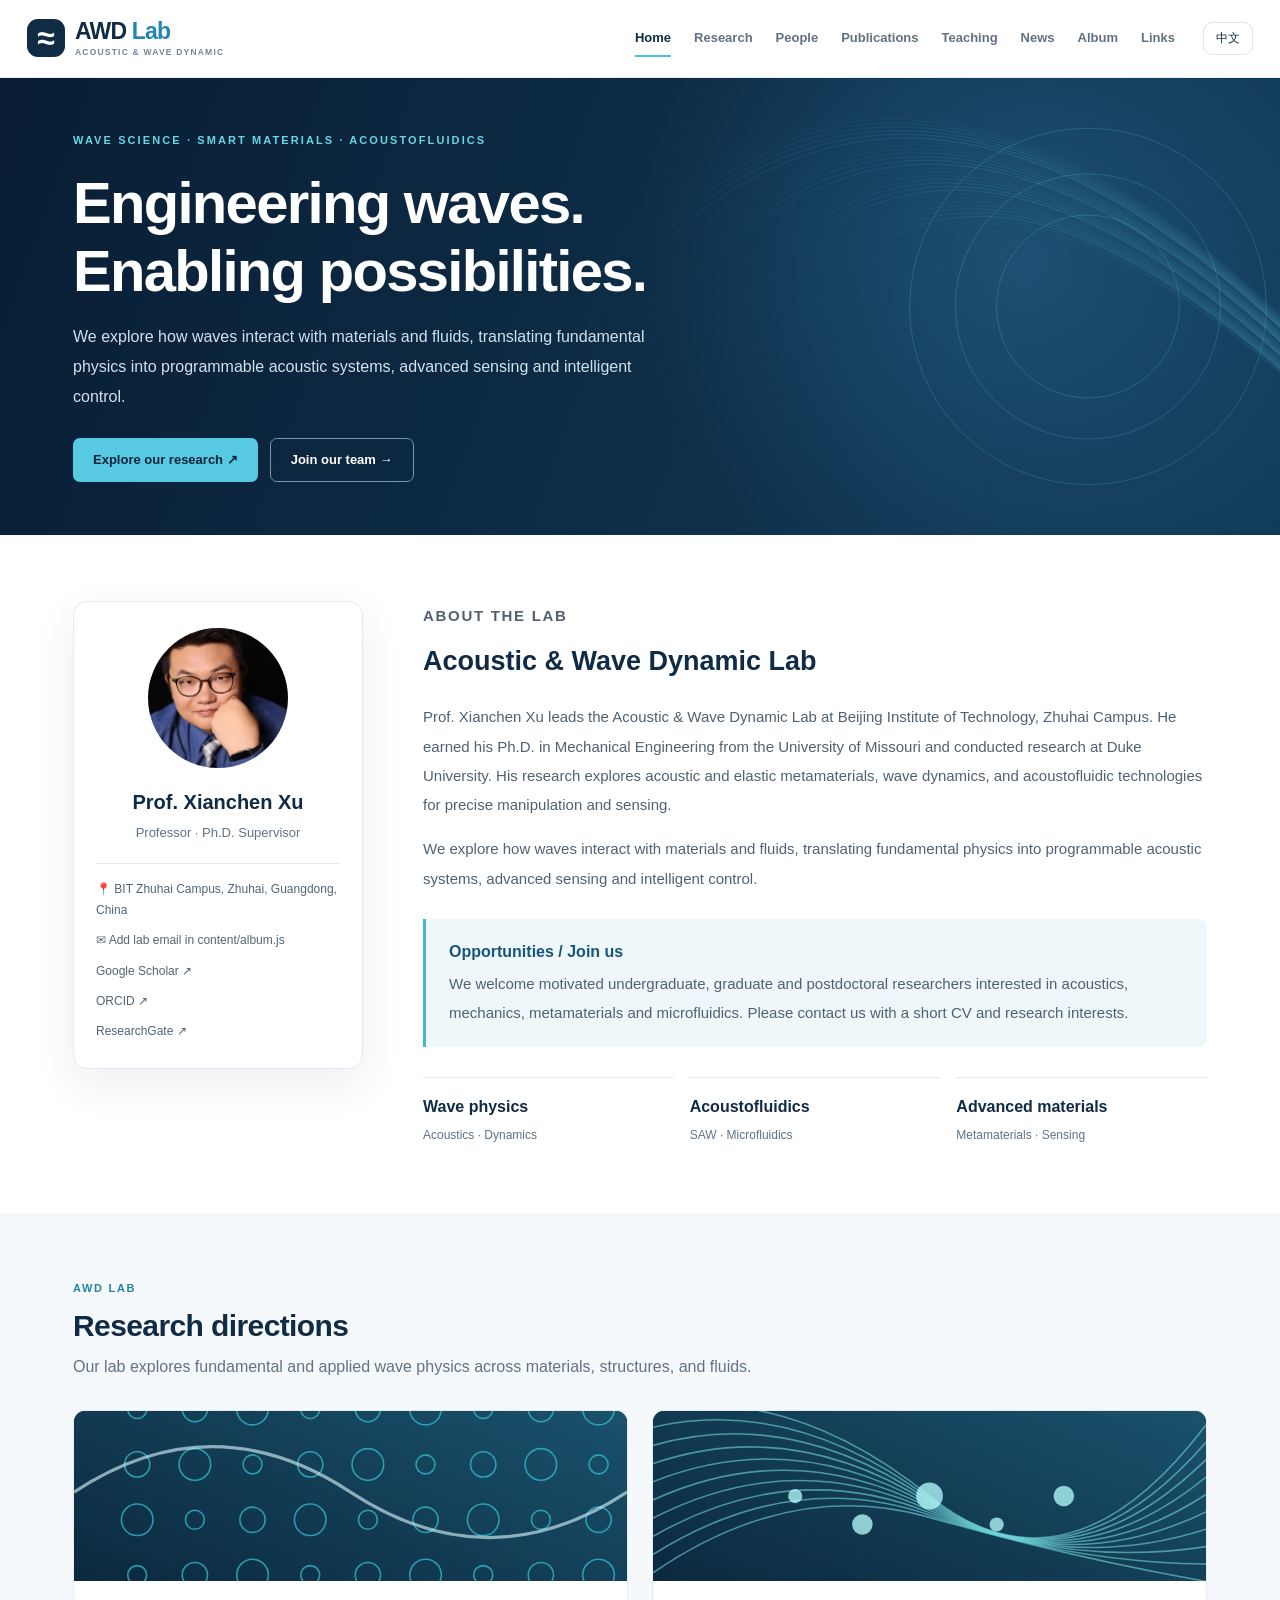
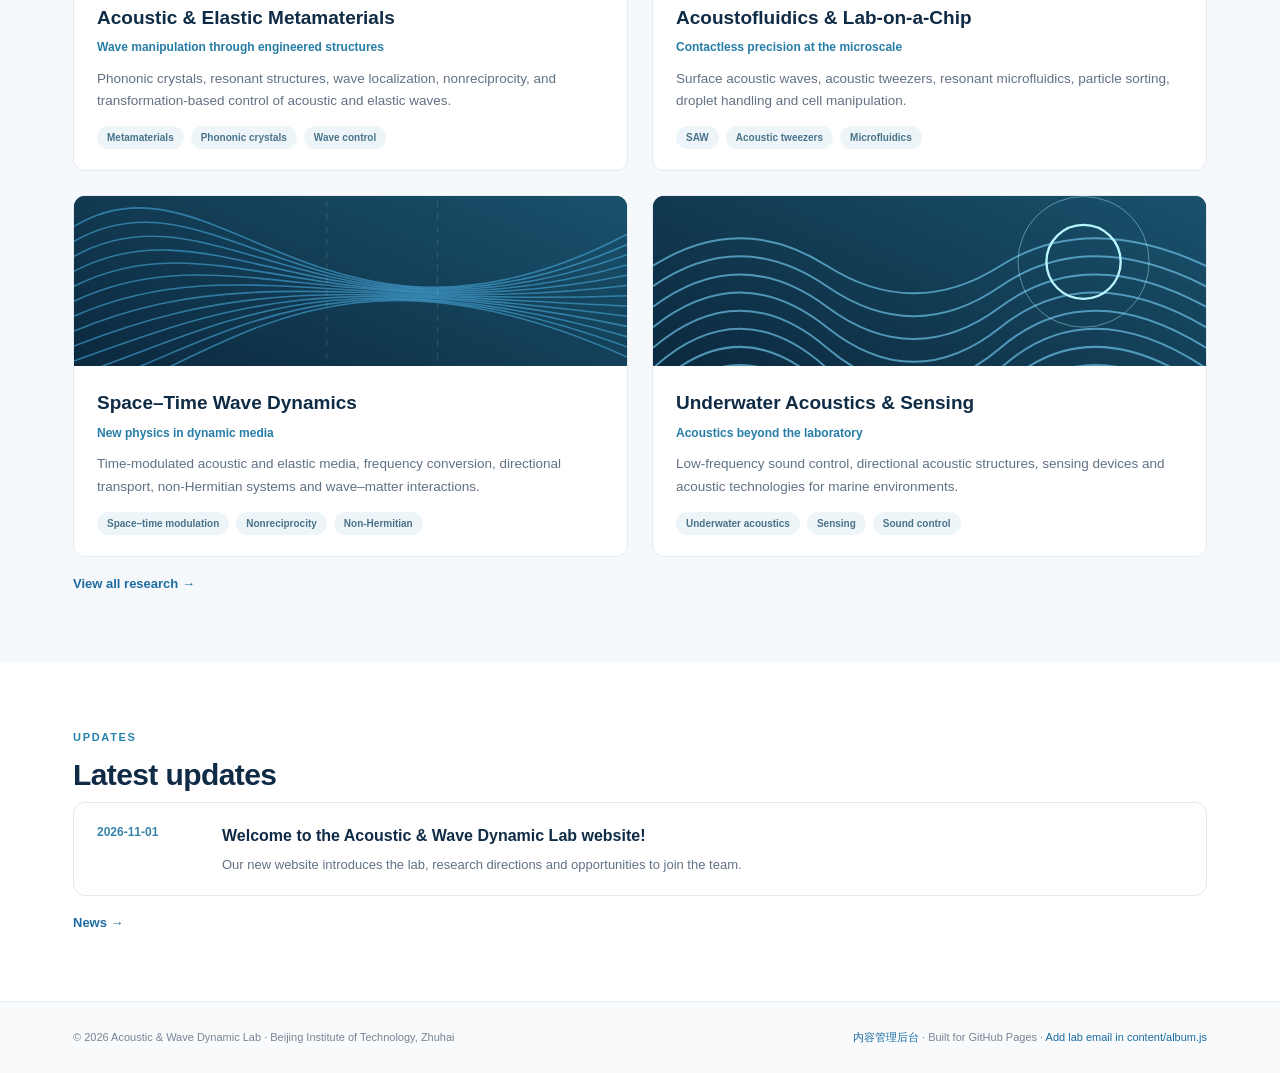
<file: index.html>
<!doctype html>
<html lang="en">
<head>
  <meta charset="utf-8" />
  <meta name="viewport" content="width=device-width, initial-scale=1" />
  <meta name="theme-color" content="#102b45" />
  <meta name="description" content="Acoustic & Wave Dynamic Lab at Beijing Institute of Technology, Zhuhai. Research in acoustic metamaterials, acoustofluidics and wave dynamics." />
  <title>Acoustic & Wave Dynamic Lab | BIT Zhuhai</title>
  <link rel="icon" href="assets/favicon.svg" type="image/svg+xml" />
  <link rel="stylesheet" href="style.css" />
  <script src="site.js" defer></script>
  <!-- 各栏目内容独立管理 | Edit each section in content/ -->
  <script src="content/home.js" defer></script>
  <script src="content/research.js" defer></script>
  <script src="content/people.js" defer></script>
  <script src="content/publications.js" defer></script>
  <script src="content/teaching.js" defer></script>
  <script src="content/news.js" defer></script>
  <script src="content/album.js" defer></script>
  <script src="content/links.js" defer></script>
  <script src="app.js" defer></script>
</head>
<body>
  <header class="site-header">
    <div class="header-inner">
      <a class="brand" href="#home" aria-label="AWD Lab home"><span class="brand-symbol">≈</span><span><strong>AWD <span>Lab</span></strong><small>ACOUSTIC & WAVE DYNAMIC</small></span></a>
      <button id="menu-toggle" class="menu-toggle" type="button" aria-label="Open navigation" aria-expanded="false">☰</button>
      <nav id="top-nav" class="top-nav" aria-label="Main navigation">
        <a href="#home" data-nav="home">Home</a><a href="#research" data-nav="research">Research</a><a href="#people" data-nav="people">People</a><a href="#publications" data-nav="publications">Publications</a><a href="#teaching" data-nav="teaching">Teaching</a><a href="#news" data-nav="news">News</a><a href="#album" data-nav="album">Album</a><a href="#links" data-nav="links">Links</a>
      </nav>
      <button class="lang-button" id="lang-switch" type="button" aria-label="Switch language">中文</button>
    </div>
  </header>
  <main id="main-content" tabindex="-1"></main>
  <footer class="site-footer"><div class="container footer-inner"><span>© <span id="copyright-year"></span> Acoustic & Wave Dynamic Lab · Beijing Institute of Technology, Zhuhai</span><span><a href="editor.html" rel="nofollow">内容管理后台</a> · Built for GitHub Pages · <a href="mailto:" id="footer-email">Contact</a></span></div></footer>
  <div class="lightbox" id="lightbox" hidden role="dialog" aria-modal="true" aria-label="Photo viewer"><button id="lightbox-close" aria-label="Close">×</button><img id="lightbox-img" alt="" /><p id="lightbox-caption"></p></div>
</body>
</html>
</file>
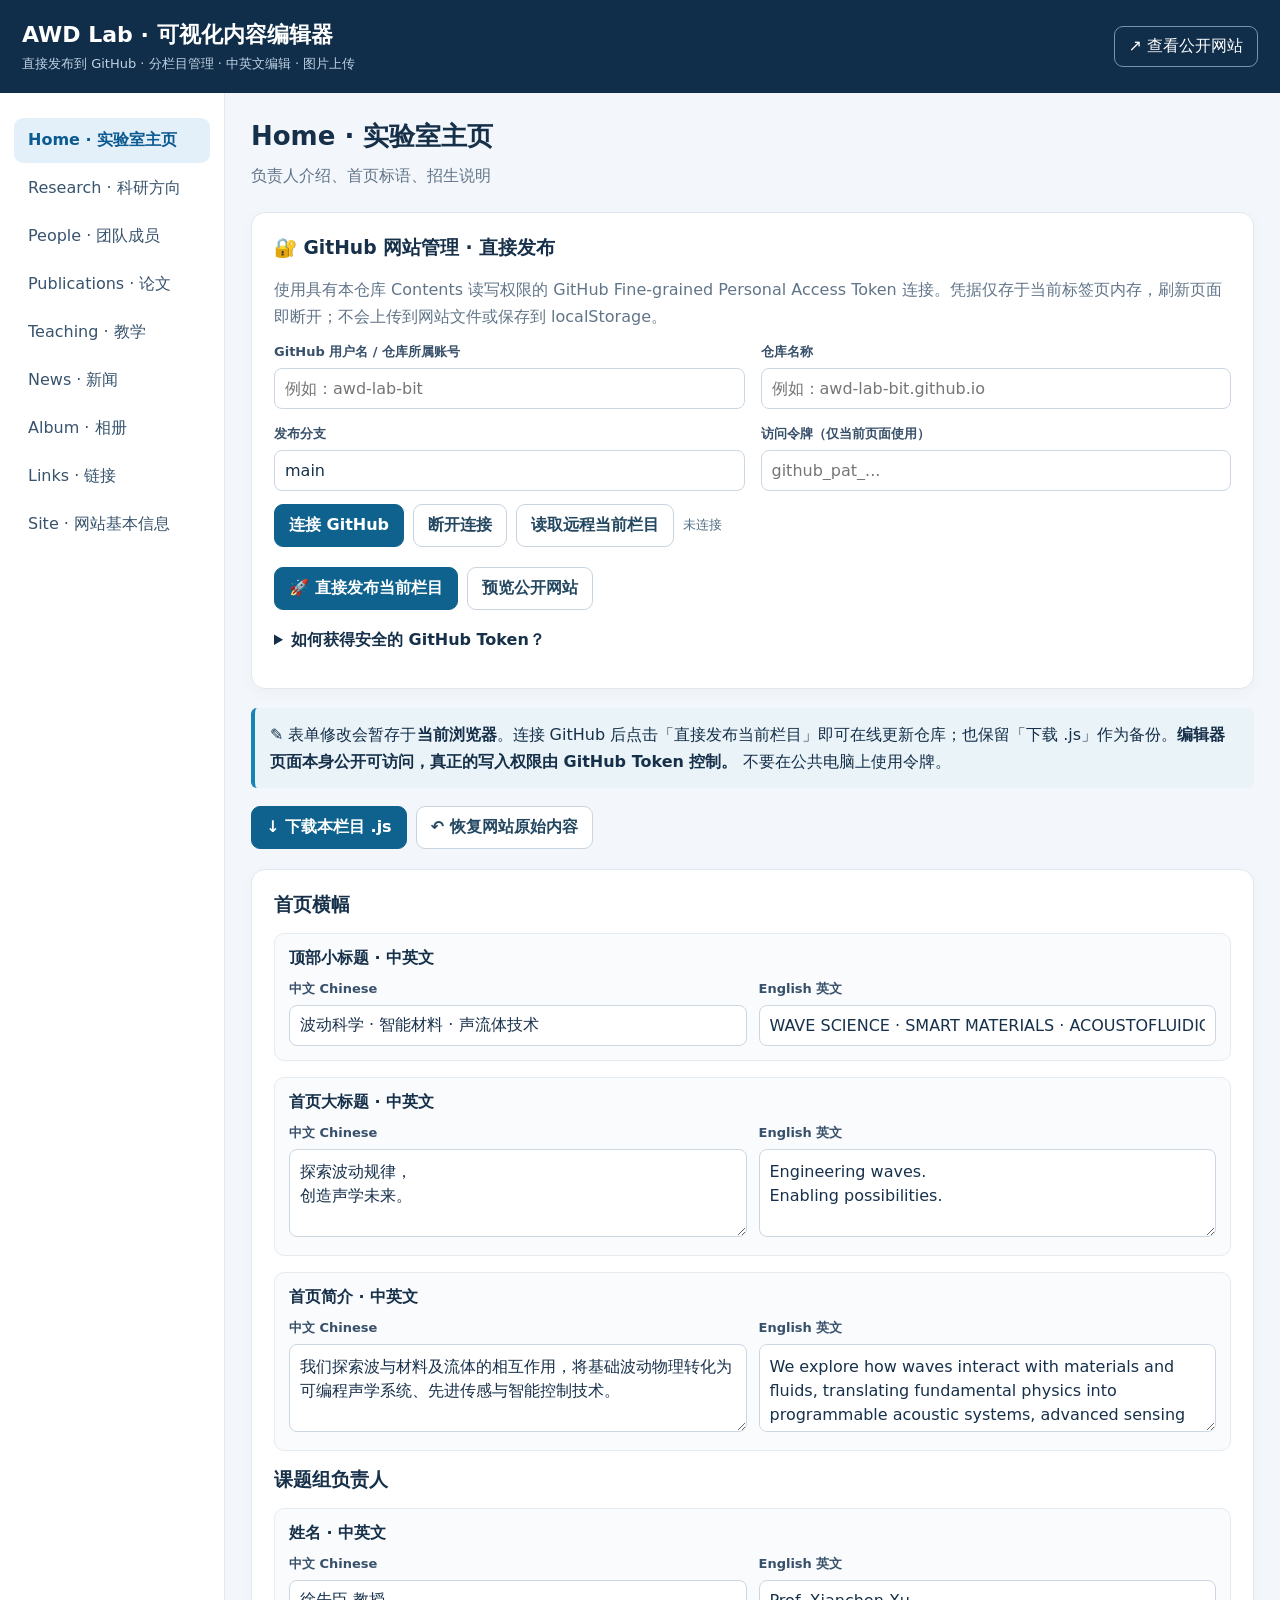
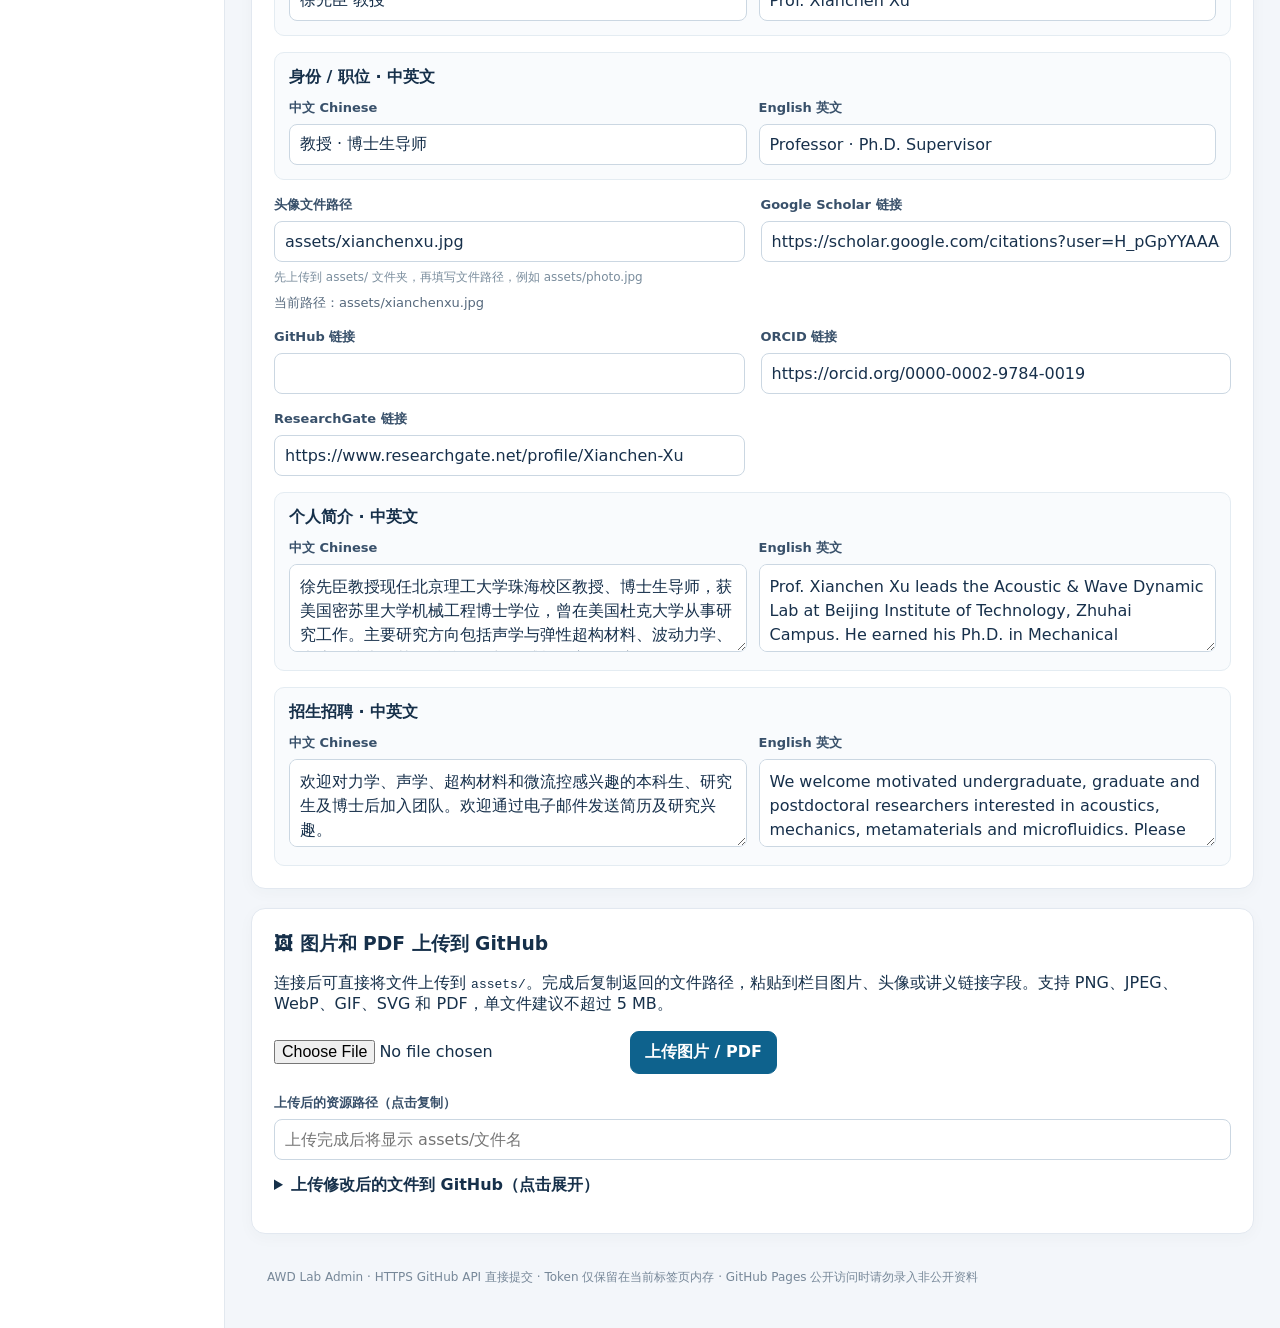
<file: editor.html>
<!doctype html>
<html lang="zh-CN"><head><meta charset="utf-8"><meta name="viewport" content="width=device-width,initial-scale=1">
<title>AWD Lab | 可视化内容管理器</title>
<style>
:root{font-family:system-ui,-apple-system,"Microsoft YaHei",sans-serif;color:#16304a;background:#f3f6fa}*{box-sizing:border-box}body{margin:0}button,input,textarea,select{font:inherit}button{cursor:pointer}a{color:#166aa0}header{background:#102d49;color:white;padding:20px max(22px,calc((100vw - 1300px)/2));display:flex;justify-content:space-between;align-items:center;gap:16px;flex-wrap:wrap}header h1{margin:0;font-size:22px}header p{margin:5px 0 0;color:#bed2e5;font-size:13px}.header-link{color:white;text-decoration:none;border:1px solid #7795aa;padding:9px 14px;border-radius:9px}.layout{display:grid;grid-template-columns:225px minmax(0,1fr);max-width:1450px;margin:auto;min-height:calc(100vh - 86px)}aside{background:white;border-right:1px solid #e2e8ef;padding:22px 14px}.navitem{display:block;width:100%;text-align:left;border:0;border-radius:9px;background:none;padding:12px 14px;margin:3px 0;color:#38536d}.navitem.active{background:#e4f0f9;color:#0b5a91;font-weight:700}main{padding:26px;min-width:0;max-width:1120px;width:100%}h2{margin:0 0 8px;font-size:26px}.lead{color:#617589;margin:0 0 23px;line-height:1.7}.toolbar{display:flex;flex-wrap:wrap;align-items:center;gap:9px;margin-bottom:20px}.btn{border:1px solid #c8d4df;background:white;color:#244862;padding:10px 14px;border-radius:9px;font-weight:650}.btn:hover{background:#eef5fa}.btn.primary{background:#0e628d;color:white;border-color:#0e628d}.btn.danger{color:#b43a3a;border-color:#ead2d2}.btn.small{padding:6px 10px;font-size:13px}.status{font-size:13px;color:#547085}.panel{background:white;border-radius:14px;border:1px solid #e2e8f0;padding:22px;margin-bottom:19px;box-shadow:0 4px 16px #17304b08}.panel h3{margin:0 0 15px}.item{border:1px solid #dce5ed;border-radius:12px;margin:14px 0;overflow:hidden;background:white}.itemhead{background:#f6f9fc;display:flex;align-items:center;justify-content:space-between;gap:14px;padding:13px 16px}.itemhead strong{overflow-wrap:anywhere}.itembody{padding:18px}.fields{display:grid;grid-template-columns:repeat(2,minmax(0,1fr));gap:16px}.field{min-width:0}.field.wide{grid-column:1/-1}.field label{display:block;font-weight:650;font-size:13px;margin-bottom:7px;color:#38506a}.field input,.field textarea,.field select{width:100%;border:1px solid #cbd7e2;border-radius:8px;padding:10px;background:white;color:#17304b}.field textarea{min-height:88px;resize:vertical;line-height:1.5}.field input:focus,.field textarea:focus,.field select:focus{outline:2px solid #91c7e6;border-color:#1374a8}.bilingual{border:1px solid #e4ecf2;border-radius:10px;padding:14px;background:#f9fbfd;grid-column:1/-1}.bilingual-title{font-weight:700;margin:0 0 11px}.langfields{display:grid;grid-template-columns:1fr 1fr;gap:12px}.hint{margin-top:7px;color:#7a8d9d;font-size:12px}.note{background:#eaf3f8;border-left:4px solid #1684b5;padding:13px 15px;border-radius:6px;line-height:1.7;margin-bottom:18px}.empty{padding:30px;text-align:center;border:1px dashed #c9d9e7;border-radius:12px;color:#6d8292}.itembuttons{display:flex;gap:6px;flex-wrap:wrap}.preview{font-size:13px;color:#56697d;margin-top:8px}.check{display:flex;gap:8px;align-items:center}.check input{width:auto}.footer{padding:16px;color:#778899;font-size:12px}details{margin:15px 0}summary{cursor:pointer;font-weight:650}.toast{position:fixed;bottom:18px;right:20px;background:#133d56;color:white;padding:12px 20px;border-radius:9px;display:none;max-width:420px;box-shadow:0 7px 30px #0002}.toast.show{display:block}.fileinput{display:none}@media(max-width:850px){.layout{grid-template-columns:1fr}aside{border-right:0;border-bottom:1px solid #ddd;display:flex;overflow-x:auto;padding:8px}.navitem{width:auto;white-space:nowrap;margin:0}main{padding:18px}.fields,.langfields{grid-template-columns:1fr}.bilingual{grid-column:auto}.field.wide{grid-column:auto}}
</style></head><body>
<header><div><h1>AWD Lab · 可视化内容编辑器</h1><p>直接发布到 GitHub · 分栏目管理 · 中英文编辑 · 图片上传</p></div><a class="header-link" href="index.html" target="_blank" rel="noopener">↗ 查看公开网站</a></header>
<div class="layout"><aside id="nav" aria-label="编辑栏目"></aside><main><h2 id="page-title">内容编辑器</h2><p class="lead" id="page-lead"></p><div class="panel" id="github-panel">
<h3>🔐 GitHub 网站管理 · 直接发布</h3>
<p class="lead" style="margin:0 0 12px">使用具有本仓库 Contents 读写权限的 GitHub Fine-grained Personal Access Token 连接。凭据仅存于当前标签页内存，刷新页面即断开；不会上传到网站文件或保存到 localStorage。</p>
<div class="fields" style="margin-bottom:13px">
<div class="field"><label for="gh-owner">GitHub 用户名 / 仓库所属账号</label><input id="gh-owner" autocomplete="off" placeholder="例如：awd-lab-bit"></div>
<div class="field"><label for="gh-repo">仓库名称</label><input id="gh-repo" autocomplete="off" placeholder="例如：awd-lab-bit.github.io"></div>
<div class="field"><label for="gh-branch">发布分支</label><input id="gh-branch" value="main" autocomplete="off"></div>
<div class="field"><label for="gh-token">访问令牌（仅当前页面使用）</label><input id="gh-token" type="password" autocomplete="new-password" placeholder="github_pat_..." spellcheck="false"></div>
</div>
<div class="toolbar"><button id="gh-connect" class="btn primary" type="button">连接 GitHub</button><button id="gh-disconnect" class="btn" type="button" disabled>断开连接</button><button id="gh-refresh" class="btn" type="button" disabled>读取远程当前栏目</button><span id="gh-status" class="status" role="status">未连接</span></div>
<div class="toolbar"><button id="gh-publish" class="btn primary" type="button" disabled>🚀 直接发布当前栏目</button><button id="gh-preview" class="btn" type="button">预览公开网站</button></div>
<details><summary>如何获得安全的 GitHub Token？</summary><p>GitHub → Settings → Developer settings → Personal access tokens → Fine-grained tokens → Generate new token。<strong>Repository access</strong> 选 Only select repositories，只选择实验室网站仓库；<strong>Repository permissions</strong> 把 Contents 设置为 Read and write。建议设置较短有效期，勿发送给任何人。</p><p><a href="https://github.com/settings/personal-access-tokens/new" target="_blank" rel="noopener noreferrer">打开 GitHub Token 创建页面</a>。此编辑器不是 GitHub OAuth 登录，需手动粘贴令牌。</p></details>
</div>
<div class="note">✎ 表单修改会暂存于<strong>当前浏览器</strong>。连接 GitHub 后点击「直接发布当前栏目」即可在线更新仓库；也保留「下载 .js」作为备份。<strong>编辑器页面本身公开可访问，真正的写入权限由 GitHub Token 控制。</strong> 不要在公共电脑上使用令牌。</div><div class="toolbar"><button class="btn primary" id="download">↓ 下载本栏目 .js</button><button class="btn" id="add">＋ 添加一条</button><button class="btn" id="undo">↶ 恢复网站原始内容</button><span class="status" id="status" role="status"></span></div><div id="form"></div><div class="panel"><h3>🖼 图片和 PDF 上传到 GitHub</h3><p>连接后可直接将文件上传到 <code>assets/</code>。完成后复制返回的文件路径，粘贴到栏目图片、头像或讲义链接字段。支持 PNG、JPEG、WebP、GIF、SVG 和 PDF，单文件建议不超过 5 MB。</p>
<div class="toolbar"><input type="file" id="gh-file" accept="image/png,image/jpeg,image/webp,image/gif,image/svg+xml,application/pdf"><button id="gh-upload" class="btn primary" type="button" disabled>上传图片 / PDF</button></div>
<div class="field"><label for="gh-assetpath">上传后的资源路径（点击复制）</label><input id="gh-assetpath" readonly placeholder="上传完成后将显示 assets/文件名"></div><details><summary>上传修改后的文件到 GitHub（点击展开）</summary><p>进入 GitHub 仓库 → 找到 <code>content</code> 文件夹 → 点击 <strong>Add file → Upload files</strong> → 上传刚刚下载的同名文件 → 提交（Commit changes）。如果提示同名覆盖，确认替换即可。网站一般会在部署完成后更新。基本信息放在仓库根目录的 <code>site.js</code>。</p></details></div><div class="footer">AWD Lab Admin · HTTPS GitHub API 直接提交 · Token 仅保留在当前标签页内存 · GitHub Pages 公开访问时请勿录入非公开资料</div></main></div><div class="toast" id="toast" role="status"></div>
<script src="site.js"></script>
<script src="content/home.js"></script><script src="content/research.js"></script><script src="content/people.js"></script><script src="content/publications.js"></script><script src="content/teaching.js"></script><script src="content/news.js"></script><script src="content/album.js"></script><script src="content/links.js"></script>
<script>
(()=>{'use strict';
const categories={
 home:{title:'Home · 实验室主页',intro:'负责人介绍、首页标语、招生说明',file:'home.js',keys:['hero','principalInvestigator','recruiting']},
 research:{title:'Research · 科研方向',intro:'研究方向和代表成果介绍、配图、关键词',file:'research.js',key:'research'},
 people:{title:'People · 团队成员',intro:'教授、博士后、博士生、硕士生、本科生、毕业生',file:'people.js',key:'people'},
 publications:{title:'Publications · 论文',intro:'文章标题、年份、作者、期刊、DOI；公开网站自动排序和筛选',file:'publications.js',key:'publications'},
 teaching:{title:'Teaching · 教学',intro:'课程、讲义、学期资料与链接',file:'teaching.js',key:'teaching'},
 news:{title:'News · 新闻',intro:'论文发表、项目获批、会议、学生活动',file:'news.js',key:'news'},
 album:{title:'Album · 相册',intro:'实验室合影、学术会议、团队活动照片',file:'album.js',key:'album'},
 links:{title:'Links · 链接',intro:'合作高校、学术资源及其他网站',file:'links.js',key:'links'},
 site:{title:'Site · 网站基本信息',intro:'网站名称、学校、公共邮箱和联系地址',file:'site.js',keys:['labName','shortName','institution','email','address']}
};
const labels={eyebrow:'顶部小标题',heading:'首页大标题',lead:'首页简介',hero:'首页横幅',principalInvestigator:'课题组负责人',recruiting:'招生招聘',name:'姓名',role:'身份 / 职位',photo:'头像文件路径',scholar:'Google Scholar 链接',github:'GitHub 链接',orcid:'ORCID 链接',researchgate:'ResearchGate 链接',bio:'个人简介',title:'标题',subtitle:'副标题',description:'内容介绍',image:'图片路径',tags:'标签（每行一个）',id:'唯一标识',group:'成员类别',email:'电子邮箱',website:'个人网站',note:'备注',year:'发表年份',authors:'论文作者',journal:'期刊',doi:'DOI 链接',url:'网页链接',highlight:'特别标注',term:'学期 / 课程类型',resource:'课程资源链接',date:'日期（YYYY-MM-DD）',body:'新闻内容',category:'类别',src:'图片路径',caption:'图片说明',labName:'实验室英文名称',shortName:'简称',institution:'学校',address:'地址'};
const samples={research:{id:'new-research',title:{en:'New research direction',zh:'新研究方向'},subtitle:{en:'',zh:''},description:{en:'',zh:''},image:'',tags:[]},people:{name:{en:'',zh:''},role:{en:'',zh:''},group:'phd',photo:'',email:'',website:'',note:{en:'',zh:''}},publications:{year:new Date().getFullYear(),title:'',authors:'',journal:'',doi:'',url:'',highlight:'',note:''},teaching:{title:{en:'',zh:''},term:{en:'',zh:''},description:{en:'',zh:''},resource:''},news:{date:new Date().toISOString().slice(0,10),title:{en:'',zh:''},body:{en:'',zh:''},category:'Lab'},album:{src:'',caption:{en:'',zh:''},category:'Group'},links:{title:{en:'',zh:''},url:'',description:{en:'',zh:''}}};
const initial=structuredClone(window.SITE_DATA),storagePrefix='awd-editor-v2-', state={};
Object.keys(categories).forEach(section=>{let data={};const cfg=categories[section];if(cfg.key)data=initial[cfg.key];else for(const k of cfg.keys)data[k]=initial[k];try{const stored=localStorage.getItem(storagePrefix+section);state[section]=stored?JSON.parse(stored):structuredClone(data)}catch{state[section]=structuredClone(data)}});
let current='home';const $=s=>document.querySelector(s), elt=(tag,cls,text)=>{const e=document.createElement(tag);if(cls)e.className=cls;if(text!==undefined)e.textContent=String(text);return e};
function notify(msg){const e=$('#toast');e.textContent=msg;e.classList.add('show');clearTimeout(notify.timer);notify.timer=setTimeout(()=>e.classList.remove('show'),3800)}
function save(){try{localStorage.setItem(storagePrefix+current,JSON.stringify(state[current]));$('#status').textContent='已暂存（尚未更新 GitHub）'}catch{$('#status').textContent='浏览器暂存空间不足：请立即下载文件'}}
function headingOf(item,i){let v=item?.title||item?.name||item?.caption||item?.date;return (typeof v==='object'?v.zh||v.en:v)||`第 ${i+1} 条`}
function renderNav(){const nav=$('#nav');nav.replaceChildren();Object.keys(categories).forEach(id=>{const b=elt('button','navitem'+(id===current?' active':''),categories[id].title);b.onclick=()=>{current=id;render();window.AWD_ADMIN?.onSectionChange?.()};nav.append(b)})}
function textInput(value,onChange,multiline=false){const e=elt(multiline?'textarea':'input');if(!multiline)e.type='text';e.value=value??'';e.addEventListener('input',()=>onChange(e.value));return e}
function field(labelName,value,onChange,key){const isBi=value&&typeof value==='object'&&!Array.isArray(value)&&Object.keys(value).some(k=>k==='en'||k==='zh');
if(isBi){const wrap=elt('div','bilingual');wrap.append(elt('div','bilingual-title',labelName+' · 中英文'));const grid=elt('div','langfields');for(const lg of ['zh','en']){const f=elt('div','field');const l=elt('label',null,lg==='zh'?'中文 Chinese':'English 英文');f.append(l,textInput(value[lg]||'',v=>onChange({...value,[lg]:v}),['bio','description','lead','heading','body','recruiting'].includes(key)));grid.append(f)}wrap.append(grid);return wrap}
const f=elt('div','field'+(['bio','description','body','note','recruiting','tags'].includes(key)?' wide':''));f.append(elt('label',null,labelName));let input;
if(key==='group'){input=elt('select');for(const [v,name] of [['pi','负责人'],['postdoc','博士后'],['phd','博士生'],['master','硕士生'],['undergrad','本科生'],['alumni','毕业生']]){let opt=elt('option',null,name);opt.value=v;input.append(opt)}input.value=value;input.onchange=()=>onChange(input.value)}
else if(Array.isArray(value)){input=textInput(value.join('\n'),v=>onChange(v.split('\n').map(x=>x.trim()).filter(Boolean)),true)}
else if(typeof value==='number'){input=elt('input');input.type='number';input.value=value;input.addEventListener('input',()=>{if(input.value.trim())onChange(Number(input.value))})}
else{input=textInput(value??'',onChange,['bio','description','body','note','recruiting'].includes(key))}
f.append(input);
if(['photo','image','src','resource'].includes(key)){f.append(elt('div','hint','先上传到 assets/ 文件夹，再填写文件路径，例如 assets/photo.jpg'));if(typeof value==='string'&&value){const v=elt('div','preview','当前路径：'+value);f.append(v)}}
if(['doi','url','website'].includes(key))f.append(elt('div','hint','网页地址建议以 https:// 开头'));
return f}
function objectFields(obj,onChange){const div=elt('div','fields');Object.keys(obj||{}).forEach(key=>{const value=obj[key];const isBi=value&&typeof value==='object'&&!Array.isArray(value)&&('zh'in value||'en'in value);if(typeof value==='object'&&value!==null&&!Array.isArray(value)&&!isBi){const sub=elt('div','field wide');sub.append(elt('h3',null,labels[key]||key));sub.append(objectFields(value,v=>(obj[key]=v,onChange(obj))));div.append(sub)}else div.append(field(labels[key]||key,value,v=>(obj[key]=v,onChange(obj)),key))});return div}
function render(){const cfg=categories[current];renderNav();$('#page-title').textContent=cfg.title;$('#page-lead').textContent=cfg.intro;$('#add').style.display=cfg.key?'':'none';$('#status').textContent='';const root=$('#form');root.replaceChildren();if(cfg.key){const items=state[current];if(!items.length)root.append(elt('div','empty','当前栏目暂无条目，点击「＋ 添加一条」开始。'));items.forEach((item,i)=>{const panel=elt('div','item');const head=elt('div','itemhead');head.append(elt('strong',null,`${i+1}. ${headingOf(item,i)}`));const controls=elt('div','itembuttons');for(const [text,delta] of [['↑',-1],['↓',1]]){const b=elt('button','btn small',text);b.title=delta<0?'上移':'下移';b.disabled=i+delta<0||i+delta>=items.length;b.onclick=()=>{[items[i],items[i+delta]]=[items[i+delta],items[i]];save();render()};controls.append(b)}const del=elt('button','btn small danger','删除');del.onclick=()=>{if(confirm('确定删除这一条吗？')){items.splice(i,1);save();render()}};controls.append(del);head.append(controls);panel.append(head);const body=elt('div','itembody');body.append(objectFields(item,next=>{items[i]=next;save();head.querySelector('strong').textContent=`${i+1}. ${headingOf(next,i)}`}));panel.append(body);root.append(panel)})}
else{const panel=elt('div','panel');panel.append(objectFields(state[current],next=>{state[current]=next;save()}));root.append(panel)}}
function scriptText(){const cfg=categories[current],v=state[current];if(current==='site')return `/* AWD Lab 网站基本信息 · 可视化编辑器导出 */\nwindow.SITE_DATA = ${JSON.stringify(v,null,2)};\n`;
if(cfg.key)return `/* AWD Lab ${current} · 可视化编辑器导出 */\nwindow.SITE_DATA.${cfg.key} = ${JSON.stringify(v,null,2)};\n`;
return `/* AWD Lab Home · 可视化编辑器导出 */\n`+cfg.keys.map(k=>`window.SITE_DATA.${k} = ${JSON.stringify(v[k],null,2)};`).join('\n\n')+'\n'}
$('#download').onclick=()=>{const text=scriptText(),name=categories[current].file;const a=elt('a');const blob=new Blob([text],{type:'text/javascript;charset=utf-8'});const url=URL.createObjectURL(blob);a.href=url;a.download=name;document.body.append(a);a.click();a.remove();setTimeout(()=>URL.revokeObjectURL(url),1000);notify(`已下载 ${name}；请上传到 GitHub 对应目录`) };
$('#add').onclick=()=>{const template=structuredClone(samples[current]);state[current].push(template);save();render();notify('已新增条目，请填写内容')};
$('#undo').onclick=()=>{if(!confirm('确定丢弃本栏目在编辑器中的全部修改，恢复到网站初始内容吗？'))return;const cfg=categories[current];if(cfg.key)state[current]=structuredClone(initial[cfg.key]);else {state[current]={};for(const k of cfg.keys)state[current][k]=structuredClone(initial[k])}localStorage.removeItem(storagePrefix+current);render();notify('已恢复网站初始内容')};
window.AWD_EDITOR={
 getSection:()=>current,
 getConfig:(k)=>categories[k],
 getData:(k)=>structuredClone(state[k]),
 hasDraft:(k)=>localStorage.getItem(storagePrefix+k)!==null,
 setData:(k,val)=>{state[k]=structuredClone(val);if(k===current){save();render()}else localStorage.setItem(storagePrefix+k,JSON.stringify(state[k]))},
 getExport:()=>scriptText(),
 clearDraft:(k)=>{localStorage.removeItem(storagePrefix+k)},
 notify,
};
render();
})();
</script>
<script src="admin.js"></script></body></html>
</file>
<file: style.css>
:root{--navy:#102b45;--deep:#071b2e;--blue:#1d6ca1;--cyan:#42c5dd;--ink:#213446;--muted:#627285;--line:#e4eaf0;--paper:#f6f9fc;--white:#fff;--shadow:0 15px 45px rgba(7,31,53,.07)}*{box-sizing:border-box}html{scroll-behavior:smooth}body{margin:0;font-family:Inter,-apple-system,BlinkMacSystemFont,"Segoe UI","Noto Sans SC","Microsoft YaHei",Arial,sans-serif;color:var(--ink);line-height:1.7;background:#fff}a{color:var(--blue);text-decoration:none}a:hover{text-decoration:underline}button,input,select{font:inherit}button{cursor:pointer}img{max-width:100%}[hidden]{display:none!important}.container{max-width:1190px;margin:0 auto;padding:0 28px}.site-header{height:78px;border-bottom:1px solid #e9edf2;background:#fff;position:sticky;top:0;z-index:20}.header-inner{max-width:1330px;margin:0 auto;padding:0 27px;display:flex;height:100%;align-items:center;gap:28px}.brand{display:flex;align-items:center;gap:10px;white-space:nowrap;color:var(--navy);text-decoration:none!important;line-height:1.1}.brand-symbol{width:38px;height:38px;background:var(--navy);border-radius:11px;color:#fff;display:grid;place-items:center;font-weight:800;font-size:32px}.brand strong{font-size:23px;letter-spacing:-.8px}.brand strong span{color:#2485b5}.brand small{display:block;margin-top:4px;color:#758596;font-size:8.5px;letter-spacing:1.2px;font-weight:750}.top-nav{display:flex;align-items:center;justify-content:center;gap:23px;margin-left:auto}.top-nav a{font-size:13px;font-weight:650;color:#617184;position:relative;padding:28px 0;text-decoration:none;white-space:nowrap}.top-nav a.active,.top-nav a:hover{color:var(--navy)}.top-nav a.active:after{content:'';position:absolute;bottom:21px;left:0;right:0;height:2px;background:var(--cyan)}.lang-button{border:1px solid #dbe6ed;background:#fff;color:var(--navy);border-radius:9px;padding:5px 12px;font-size:12px;white-space:nowrap}.menu-toggle{display:none;border:0;background:transparent;font-size:23px;color:var(--navy)}.hero{background:radial-gradient(circle at 80% 40%,#1d5073 0,transparent 37%),linear-gradient(110deg,#091e34,#113a58);position:relative;overflow:hidden;color:#fff}.hero:before{content:'';position:absolute;inset:0;background:url('assets/hero-wave.svg') right center/auto 100% no-repeat;opacity:.76}.hero-inner{min-height:400px;display:flex;align-items:center;position:relative;padding-top:53px;padding-bottom:53px}.hero-copy{width:min(680px,90%)}.eyebrow{color:#69d6e7;letter-spacing:2.1px;font-size:11px;font-weight:800;margin:0 0 19px}.hero h1{margin:0 0 18px;font-size:clamp(36px,4.7vw,58px);line-height:1.17;letter-spacing:-1.7px;white-space:pre-line}.hero p.lead{font-size:16px;line-height:1.85;color:#d1e2ed;max-width:580px;margin:0 0 27px}.actions{display:flex;gap:12px;flex-wrap:wrap}.btn{display:inline-flex;align-items:center;justify-content:center;gap:8px;border-radius:7px;padding:10px 20px;font-size:13px;font-weight:750;text-decoration:none!important;transition:transform .15s,background .15s}.btn:hover{transform:translateY(-2px)}.btn-primary{background:#57cae2;color:#09243a}.btn-outline{color:white;border:1px solid #7595a8}.section{padding:66px 0}.section-soft{background:var(--paper)}.section-title{font-size:30px;margin:0 0 8px;color:var(--navy);letter-spacing:-.6px;line-height:1.3}.section-intro{color:var(--muted);margin:0 0 30px;max-width:720px}.micro-label{font-size:11px;letter-spacing:1.7px;font-weight:800;text-transform:uppercase;color:#2582ab;margin:0 0 8px}.home-about{display:grid;grid-template-columns:290px 1fr;gap:60px;align-items:start}.profile-card{border:1px solid var(--line);border-radius:14px;padding:26px 22px;box-shadow:var(--shadow);background:white}.profile-photo{width:140px;height:140px;border-radius:50%;object-fit:cover;margin:0 auto 17px;display:block;background:#e8f1f6}.avatar-placeholder{display:grid;place-items:center;border-radius:50%;background:linear-gradient(135deg,#dceaf3,#a8cada);color:#2d6689;font-size:45px;font-weight:750}.profile-card h3{font-size:20px;text-align:center;color:var(--navy);margin:0}.profile-role{color:var(--muted);font-size:13px;text-align:center;margin:3px 0 19px}.profile-links{border-top:1px solid var(--line);padding-top:15px;display:grid;gap:10px;font-size:12px}.profile-links a,.profile-links span{color:#506579;overflow-wrap:anywhere}.about-copy h2{font-size:27px;margin:4px 0 18px;color:var(--navy)}.about-copy p{font-size:15px;line-height:1.95;color:#516171}.recruit{padding:19px 23px;margin-top:26px;background:#eff7fa;border-left:3px solid #45b8d3;border-radius:0 9px 9px 0}.recruit strong{color:#15577c}.recruit p{margin:4px 0 0}.stat-row{display:grid;grid-template-columns:repeat(3,1fr);gap:16px;margin-top:30px}.stat{border-top:1px solid var(--line);padding-top:15px}.stat strong{display:block;color:var(--navy);font-size:16px}.stat span{font-size:12px;color:var(--muted)}.cards{display:grid;grid-template-columns:repeat(2,minmax(0,1fr));gap:24px}.research-card,.simple-card,.person-card,.news-card,.publication{background:#fff;border:1px solid var(--line);border-radius:12px;overflow:hidden;transition:box-shadow .15s,transform .15s}.research-card:hover,.simple-card:hover,.person-card:hover{box-shadow:var(--shadow);transform:translateY(-2px)}.research-image{height:170px;background:#14344b;width:100%;object-fit:cover;display:block}.research-body{padding:21px 23px}.research-body h3{margin:0 0 3px;font-size:19px;color:var(--navy)}.subtitle{font-size:12px;color:#267da7;font-weight:700;margin:0 0 10px}.research-body p:not(.subtitle){font-size:13.5px;color:#617184;margin:0 0 13px}.tags{display:flex;flex-wrap:wrap;gap:7px}.tag{border-radius:50px;background:#eef5f9;color:#49738a;padding:3px 10px;font-size:10px;font-weight:650}.page-heading{padding:55px 0 44px;background:#f2f7fa;border-bottom:1px solid var(--line)}.page-heading h1{font-size:40px;line-height:1.2;margin:5px 0 10px;color:var(--navy)}.page-heading p{margin:0;color:var(--muted);max-width:740px;font-size:14px}.section-block{padding:46px 0 75px;min-height:55vh}.section-subheading{font-size:20px;color:var(--navy);margin:18px 0}.people-grid{display:grid;grid-template-columns:repeat(4,minmax(0,1fr));gap:19px}.person-card{padding:22px;text-align:center}.person-photo{width:104px;height:104px;object-fit:cover;border-radius:50%;margin:0 auto 15px}.person-card h3{font-size:16px;margin:0;color:var(--navy)}.person-card p{font-size:12px;color:var(--muted);margin:5px 0}.small-link{font-size:12px}.toolbar{display:flex;gap:12px;flex-wrap:wrap;margin:0 0 22px}.search,.filter{border:1px solid #dbe4eb;background:#fff;border-radius:9px;padding:11px 14px;color:var(--ink);font-size:13px}.search{flex:1;min-width:220px}.publication-list{display:grid;gap:14px}.publication{padding:20px 23px;display:flex;gap:22px;align-items:flex-start}.year-chip{flex:0 0 55px;color:#267fa8;font-size:13px;font-weight:800}.publication h3{margin:0 0 5px;font-size:16px;line-height:1.55;color:var(--navy)}.publication p{margin:0 0 4px;font-size:13px;color:#6a7885}.publication .journal{font-style:italic}.pub-links{display:flex;gap:14px;margin-top:9px;font-size:12px}.pub-note{font-size:11px!important;color:#a06e33!important}.simple-card{padding:24px}.simple-card h3{color:var(--navy);margin:0 0 8px;font-size:18px}.simple-card p{color:var(--muted);font-size:13px;margin:8px 0}.news-list{display:grid;gap:13px}.news-card{padding:19px 23px;display:grid;grid-template-columns:115px 1fr;gap:10px}.news-card time{color:#3786aa;font-size:12px;font-weight:750}.news-card h3{font-size:16px;margin:0 0 5px;color:var(--navy)}.news-card p{color:var(--muted);font-size:13px;margin:0}.album-grid{display:grid;grid-template-columns:repeat(3,minmax(0,1fr));gap:18px}.album-photo{border:0;background:#fff;padding:0;border-radius:12px;overflow:hidden;text-align:left;box-shadow:0 0 0 1px var(--line);cursor:pointer}.album-photo img{width:100%;height:210px;object-fit:cover;display:block}.album-photo span{display:block;padding:12px;font-size:13px}.empty-state{padding:46px 30px;background:#f7fafc;text-align:center;border:1px dashed #cbdbe5;border-radius:12px;color:#748595;font-size:14px}.link-grid{display:grid;grid-template-columns:repeat(3,minmax(0,1fr));gap:16px}.simple-card a{font-weight:750}.site-footer{border-top:1px solid var(--line);background:#f8fafc;color:#768493;font-size:11px;padding:26px 0}.footer-inner{display:flex;justify-content:space-between;gap:16px;flex-wrap:wrap}.lightbox{position:fixed;inset:0;z-index:50;background:rgba(0,12,25,.92);display:flex;align-items:center;justify-content:center;flex-direction:column;padding:40px}.lightbox img{max-width:90vw;max-height:78vh;object-fit:contain}.lightbox p{color:#fff}#lightbox-close{position:absolute;top:16px;right:22px;font-size:34px;color:#fff;background:none;border:0}.more-link{font-size:13px;font-weight:700;display:inline-flex;margin-top:16px}.no-image{border-radius:12px;background:linear-gradient(135deg,#eff6fa,#dcebf3);padding:35px;color:#5c8399;text-align:center}.muted{color:var(--muted)}@media(max-width:1140px){.top-nav{gap:13px}.top-nav a{font-size:12px}.brand strong{font-size:21px}.header-inner{gap:17px}}@media(max-width:940px){.site-header{height:70px}.menu-toggle{display:block;margin-left:auto}.top-nav{display:none;position:absolute;top:70px;left:0;right:0;background:white;border-bottom:1px solid var(--line);padding:12px 24px;box-shadow:var(--shadow);flex-direction:column;align-items:stretch;gap:0}.top-nav.open{display:flex}.top-nav a{padding:9px 0;font-size:14px}.top-nav a.active:after{display:none}.home-about{grid-template-columns:250px 1fr;gap:26px}.people-grid{grid-template-columns:repeat(3,1fr)}}@media(max-width:650px){.container{padding:0 20px}.header-inner{padding:0 17px;gap:12px}.brand strong{font-size:19px}.brand-symbol{height:34px;width:34px}.brand small{font-size:7px}.hero-inner{min-height:410px;padding:45px 20px}.hero:before{background-position:55% center;opacity:.35}.hero-copy{width:100%}.hero h1{font-size:38px}.hero p.lead{font-size:14px}.section{padding:44px 0}.home-about{grid-template-columns:1fr}.profile-card{max-width:400px}.stat-row{grid-template-columns:1fr 1fr}.cards,.link-grid{grid-template-columns:1fr}.page-heading{padding:37px 0}.page-heading h1{font-size:32px}.section-block{padding:32px 0 55px}.people-grid{grid-template-columns:repeat(2,1fr);gap:12px}.person-card{padding:13px}.person-photo{width:85px;height:85px}.publication{gap:12px;padding:17px}.year-chip{flex-basis:43px}.news-card{grid-template-columns:1fr}.album-grid{grid-template-columns:1fr 1fr}.album-photo img{height:145px}.footer-inner{display:block}}
</file>
